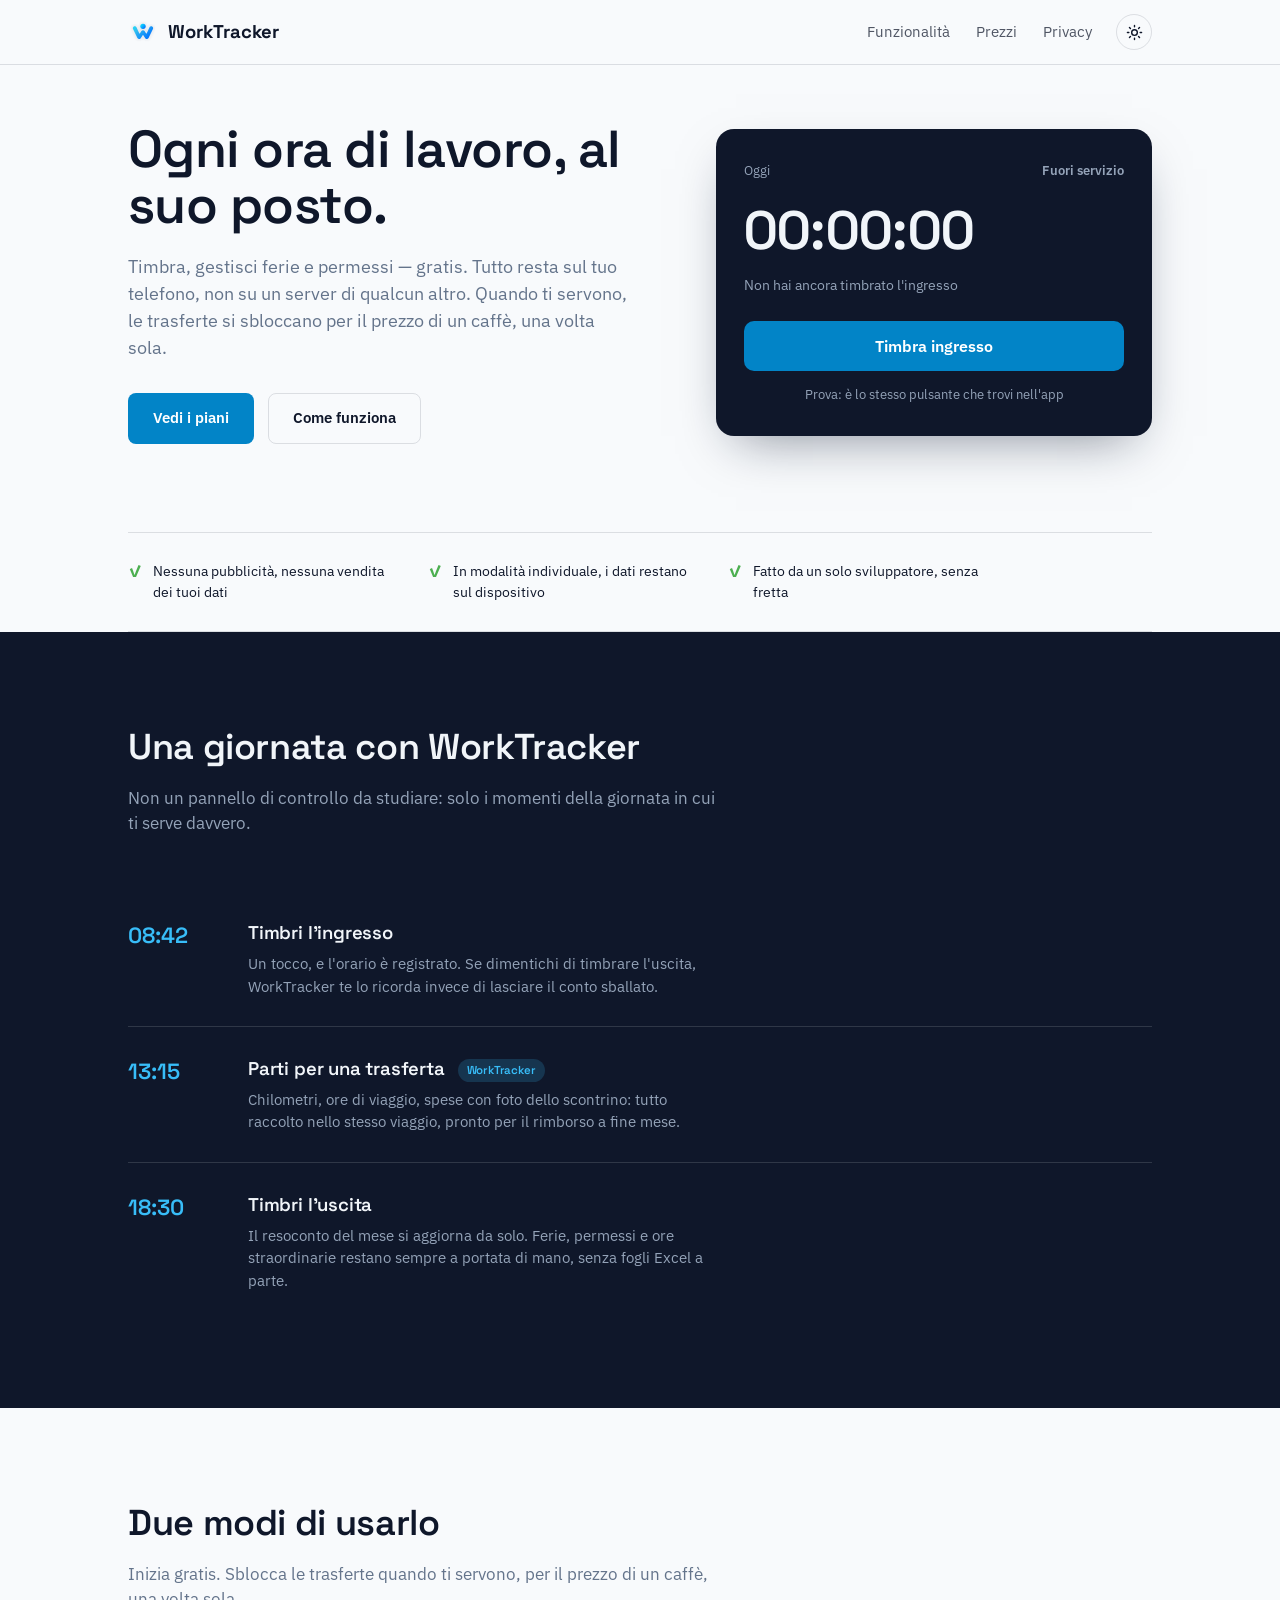
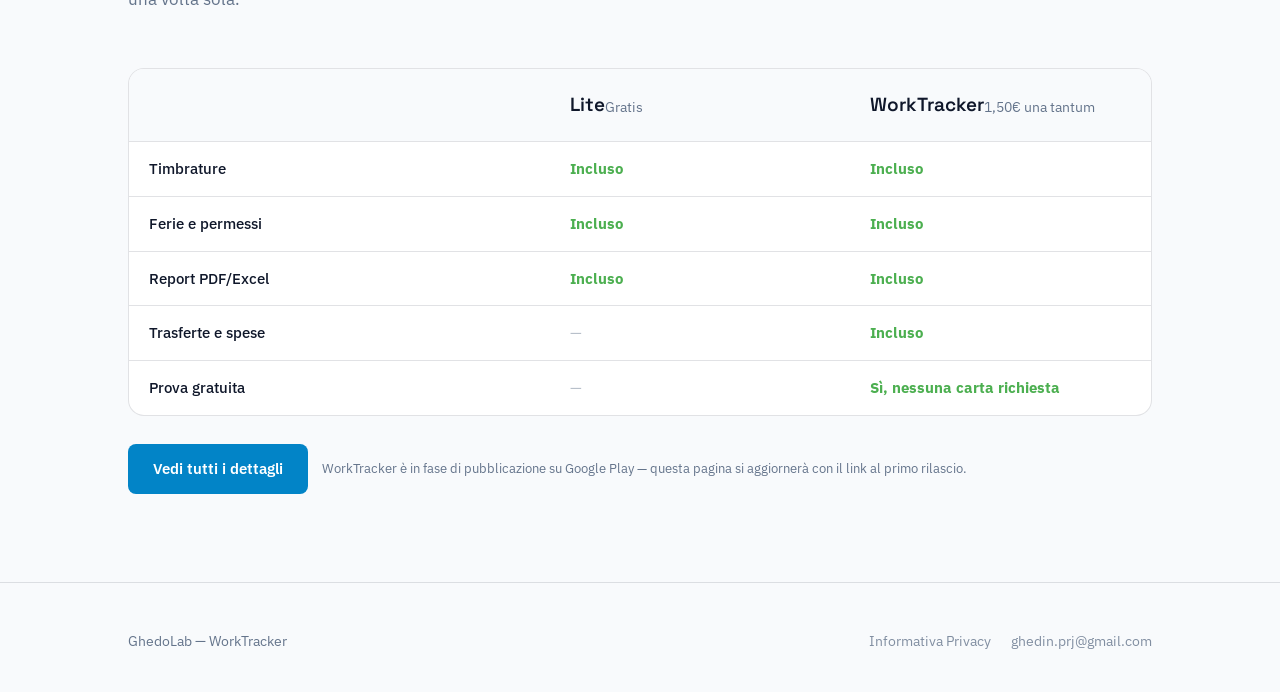
<file: index.html>
<!DOCTYPE html>
<html lang="it">
<head>
<meta charset="UTF-8">
<script>(function(){try{var t=localStorage.getItem('wt-theme');if(!t)t=window.matchMedia('(prefers-color-scheme: dark)').matches?'dark':'light';document.documentElement.setAttribute('data-theme',t);}catch(e){}})();</script>
<meta name="viewport" content="width=device-width, initial-scale=1.0">
<title>WorkTracker — Il tuo orario di lavoro, sotto controllo</title>
<meta name="description" content="WorkTracker registra timbrature, ferie e permessi gratis, sempre. Le trasferte e le spese si sbloccano con WorkTracker, 1,50€ una tantum."><link rel="icon" type="image/svg+xml" href="./assets/favicon.svg">
<link rel="icon" type="image/png" sizes="32x32" href="./assets/favicon-32.png">
<link rel="apple-touch-icon" href="./assets/apple-touch-icon.png">
<link rel="icon" type="image/png" sizes="192x192" href="./assets/favicon-192.png">
<link rel="preconnect" href="https://fonts.googleapis.com">
<link rel="preconnect" href="https://fonts.gstatic.com" crossorigin>
<link href="https://fonts.googleapis.com/css2?family=Space+Grotesk:wght@500;600;700&family=IBM+Plex+Sans:wght@400;500;600&display=swap" rel="stylesheet">
<link rel="stylesheet" href="./assets/style.css">
<style>
  .clock-card {
    background: var(--bg-contrast); color: var(--text-on-contrast);
    border-radius: 18px; padding: 32px 28px;
    box-shadow: 0 20px 50px -20px rgba(12,24,48,0.5);
  }
  .clock-face-row { display: flex; align-items: baseline; justify-content: space-between; margin-bottom: 6px; }
  .clock-label { font-size: 13px; color: var(--text-muted-on-contrast); }
  .clock-status { font-size: 13px; font-weight: 600; }
  .clock-status.in { color: var(--green); }
  .clock-status.out { color: var(--text-muted-on-contrast); }
  .clock-time { font-family: var(--serif-num); font-size: 54px; font-weight: 600; margin: 10px 0 4px; font-variant-numeric: tabular-nums; }
  .clock-since { font-size: 13.5px; color: var(--text-muted-on-contrast); margin-bottom: 26px; }
  .clock-btn { width: 100%; padding: 15px; border-radius: 10px; border: none; font-family: var(--sans); font-size: 15.5px; font-weight: 600; cursor: pointer; transition: transform 0.08s ease; }
  .clock-btn:active { transform: scale(0.98); }
  .clock-btn.start { background: var(--accent); color: var(--on-accent-text); }
  .clock-btn.stop { background: transparent; color: var(--text-on-contrast); border: 1.5px solid var(--border-on-contrast); }
  .clock-hint { font-size: 12.5px; color: var(--text-muted-on-contrast); margin-top: 14px; text-align: center; }
  .hero { padding-top: 56px; display: grid; grid-template-columns: 1.1fr 0.9fr; gap: 56px; align-items: center; }
  @media (max-width: 860px) { .hero { grid-template-columns: 1fr; padding-top: 40px; } }
  .hero h1 { font-size: clamp(34px, 5vw, 52px); line-height: 1.08; margin: 0 0 20px; }
  .hero p.lede { font-size: 18px; color: var(--text-muted); max-width: 46ch; margin: 0 0 32px; }
  .cta-row { display: flex; gap: 14px; flex-wrap: wrap; }
</style>
</head>
<body>

<header>
  <div class="header-row">
    <a href="./" class="wordmark">
      <img src="./assets/logo-mark.svg" alt="" aria-hidden="true">
      WorkTracker
    </a>
    <div class="header-right">
      <nav>
        <a href="./funzionalita/" aria-current="false">Funzionalità</a>
        <a href="./prezzi/" aria-current="false">Prezzi</a>
        <a href="./privacy/" aria-current="false">Privacy</a>
      </nav>
      <button class="theme-toggle" id="themeToggle" aria-label="Cambia tema chiaro/scuro">
        <svg class="icon-sun" viewBox="0 0 24 24" fill="none" stroke="currentColor" stroke-width="2" stroke-linecap="round"><circle cx="12" cy="12" r="4"/><path d="M12 2v2M12 20v2M4.9 4.9l1.4 1.4M17.7 17.7l1.4 1.4M2 12h2M20 12h2M4.9 19.1l1.4-1.4M17.7 6.3l1.4-1.4"/></svg>
        <svg class="icon-moon" viewBox="0 0 24 24" fill="none" stroke="currentColor" stroke-width="2" stroke-linecap="round" stroke-linejoin="round"><path d="M21 12.8A9 9 0 1 1 11.2 3a7 7 0 0 0 9.8 9.8z"/></svg>
      </button>
    </div>
  </div>
</header>

<div class="wrap">
  <section class="hero" id="top">
    <div>
      <h1>Ogni ora di lavoro, al suo posto.</h1>
      <p class="lede">Timbra, gestisci ferie e permessi — gratis. Tutto resta sul tuo telefono, non su un server di qualcun altro. Quando ti servono, le trasferte si sbloccano per il prezzo di un caffè, una volta sola.</p>
      <div class="cta-row">
        <a href="./prezzi/" class="btn btn-primary">Vedi i piani</a>
        <a href="./funzionalita/" class="btn btn-ghost">Come funziona</a>
      </div>
    </div>

    <div class="clock-card">
      <div class="clock-face-row">
        <span class="clock-label">Oggi</span>
        <span class="clock-status out" id="clockStatus">Fuori servizio</span>
      </div>
      <div class="clock-time" id="clockTime">00:00:00</div>
      <div class="clock-since" id="clockSince">Non hai ancora timbrato l'ingresso</div>
      <button class="clock-btn start" id="clockBtn">Timbra ingresso</button>
      <div class="clock-hint">Prova: è lo stesso pulsante che trovi nell'app</div>
    </div>
  </section>

  <div class="trust-strip">
    <div class="trust-item"><span class="mark">✓</span><span>Nessuna pubblicità, nessuna vendita dei tuoi dati</span></div>
    <div class="trust-item"><span class="mark">✓</span><span>In modalità individuale, i dati restano sul dispositivo</span></div>
    <div class="trust-item"><span class="mark">✓</span><span>Fatto da un solo sviluppatore, senza fretta</span></div>
  </div>
</div>

<section class="on-contrast">
  <div class="wrap">
    <div class="section-head">
      <h2>Una giornata con WorkTracker</h2>
      <p>Non un pannello di controllo da studiare: solo i momenti della giornata in cui ti serve davvero.</p>
    </div>
    <div class="timeline">
      <div class="tl-item">
        <div class="tl-time">08:42</div>
        <div class="tl-body">
          <h3>Timbri l'ingresso</h3>
          <p>Un tocco, e l'orario è registrato. Se dimentichi di timbrare l'uscita, WorkTracker te lo ricorda invece di lasciare il conto sballato.</p>
        </div>
      </div>
      <div class="tl-item">
        <div class="tl-time">13:15</div>
        <div class="tl-body">
          <h3>Parti per una trasferta <span class="tag" style="margin-left:8px;">WorkTracker</span></h3>
          <p>Chilometri, ore di viaggio, spese con foto dello scontrino: tutto raccolto nello stesso viaggio, pronto per il rimborso a fine mese.</p>
        </div>
      </div>
      <div class="tl-item">
        <div class="tl-time">18:30</div>
        <div class="tl-body">
          <h3>Timbri l'uscita</h3>
          <p>Il resoconto del mese si aggiorna da solo. Ferie, permessi e ore straordinarie restano sempre a portata di mano, senza fogli Excel a parte.</p>
        </div>
      </div>
    </div>
  </div>
</section>

<section>
  <div class="wrap">
    <div class="section-head">
      <h2>Due modi di usarlo</h2>
      <p>Inizia gratis. Sblocca le trasferte quando ti servono, per il prezzo di un caffè, una volta sola.</p>
    </div>

    <div class="pricing-table">
      <div class="pt-row head">
        <div></div>
        <div><span class="plan-name">Lite</span><span class="plan-price">Gratis</span></div>
        <div><span class="plan-name">WorkTracker</span><span class="plan-price">1,50€ una tantum</span></div>
      </div>
      <div class="pt-row"><div class="feature-name">Timbrature</div><div class="yes">Incluso</div><div class="yes">Incluso</div></div>
      <div class="pt-row"><div class="feature-name">Ferie e permessi</div><div class="yes">Incluso</div><div class="yes">Incluso</div></div>
      <div class="pt-row"><div class="feature-name">Report PDF/Excel</div><div class="yes">Incluso</div><div class="yes">Incluso</div></div>
      <div class="pt-row"><div class="feature-name">Trasferte e spese</div><div class="no">—</div><div class="yes">Incluso</div></div>
      <div class="pt-row"><div class="feature-name">Prova gratuita</div><div class="no">—</div><div class="yes">Sì, nessuna carta richiesta</div></div>
    </div>

    <div class="pricing-cta">
      <a href="./prezzi/" class="btn btn-primary">Vedi tutti i dettagli</a>
      <span class="pricing-note">WorkTracker è in fase di pubblicazione su Google Play — questa pagina si aggiornerà con il link al primo rilascio.</span>
    </div>
  </div>
</section>

<footer>
  <div class="wrap footer-row">
    <div>GhedoLab — WorkTracker</div>
    <div class="footer-links">
      <a href="./privacy/">Informativa Privacy</a>
      <a href="mailto:ghedin.prj@gmail.com">ghedin.prj@gmail.com</a>
    </div>
  </div>
</footer>

<script src="./assets/theme.js"></script>
<script>
(function () {
  var running = false;
  var startedAt = null;
  var timerEl = document.getElementById('clockTime');
  var statusEl = document.getElementById('clockStatus');
  var sinceEl = document.getElementById('clockSince');
  var btn = document.getElementById('clockBtn');
  var interval = null;

  function pad(n) { return n < 10 ? '0' + n : '' + n; }
  function fmtClockStart(d) { return pad(d.getHours()) + ':' + pad(d.getMinutes()); }
  function tick() {
    var elapsed = Math.floor((Date.now() - startedAt) / 1000);
    var h = Math.floor(elapsed / 3600), m = Math.floor((elapsed % 3600) / 60), s = elapsed % 60;
    timerEl.textContent = pad(h) + ':' + pad(m) + ':' + pad(s);
  }

  btn.addEventListener('click', function () {
    running = !running;
    if (running) {
      startedAt = Date.now();
      statusEl.textContent = 'In servizio';
      statusEl.className = 'clock-status in';
      sinceEl.textContent = 'In sede dalle ' + fmtClockStart(new Date());
      btn.textContent = 'Timbra uscita';
      btn.className = 'clock-btn stop';
      interval = setInterval(tick, 1000);
      tick();
    } else {
      clearInterval(interval);
      statusEl.textContent = 'Fuori servizio';
      statusEl.className = 'clock-status out';
      sinceEl.textContent = 'Turno registrato — ' + timerEl.textContent;
      btn.textContent = 'Timbra ingresso';
      btn.className = 'clock-btn start';
    }
  });
})();
</script>
</body>
</html>
</file>
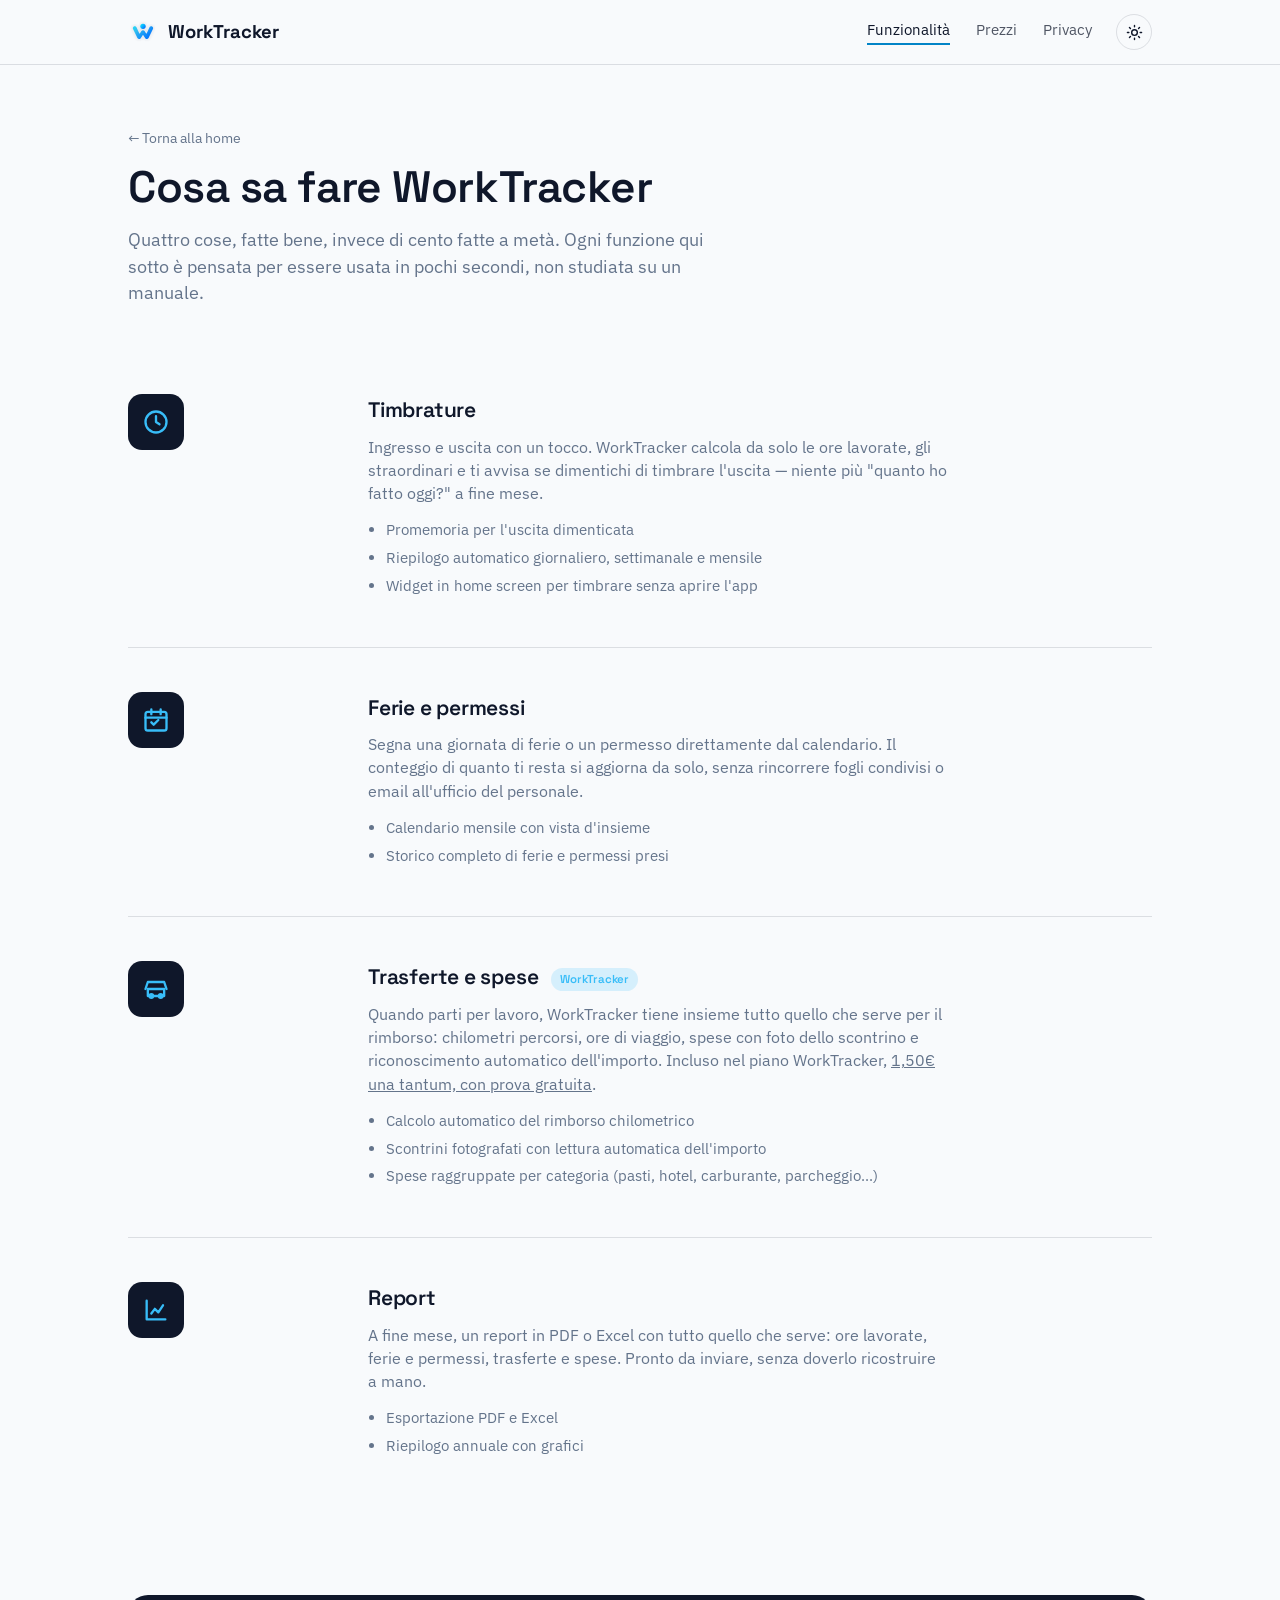
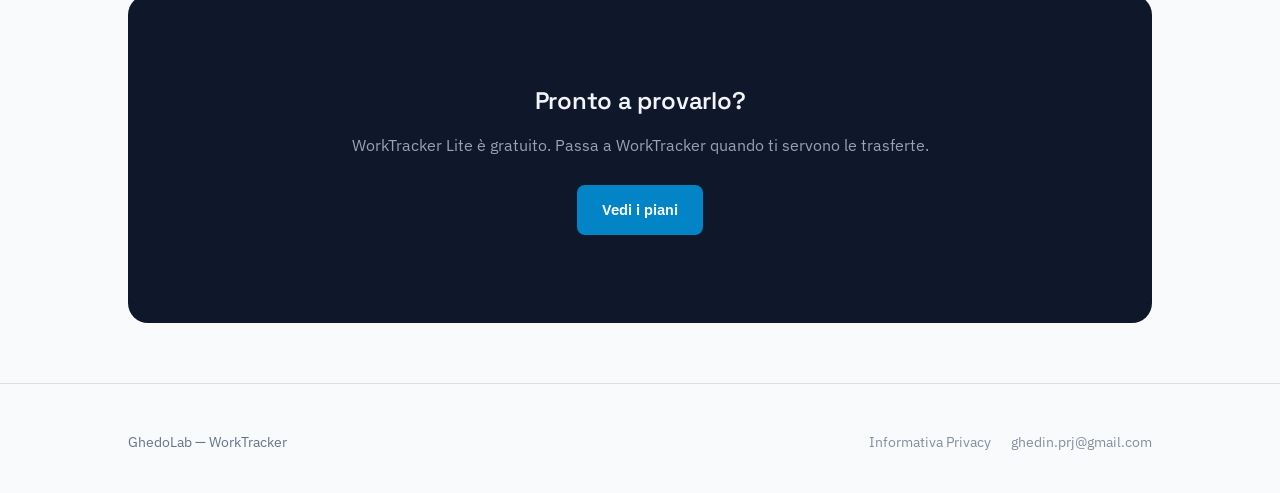
<file: funzionalita/index.html>
<!DOCTYPE html>
<html lang="it">
<head>
<meta charset="UTF-8">
<script>(function(){try{var t=localStorage.getItem('wt-theme');if(!t)t=window.matchMedia('(prefers-color-scheme: dark)').matches?'dark':'light';document.documentElement.setAttribute('data-theme',t);}catch(e){}})();</script>
<meta name="viewport" content="width=device-width, initial-scale=1.0">
<title>Funzionalità — WorkTracker</title>
<meta name="description" content="Timbrature, ferie e permessi, trasferte e spese, report: cosa sa fare WorkTracker, funzione per funzione.">
<link rel="icon" type="image/svg+xml" href="../assets/favicon.svg">
<link rel="icon" type="image/png" sizes="32x32" href="../assets/favicon-32.png">
<link rel="apple-touch-icon" href="../assets/apple-touch-icon.png">
<link rel="icon" type="image/png" sizes="192x192" href="../assets/favicon-192.png">
<link rel="preconnect" href="https://fonts.googleapis.com">
<link rel="preconnect" href="https://fonts.gstatic.com" crossorigin>
<link href="https://fonts.googleapis.com/css2?family=Space+Grotesk:wght@500;600;700&family=IBM+Plex+Sans:wght@400;500;600&display=swap" rel="stylesheet">
<link rel="stylesheet" href="../assets/style.css">
<style>
  .icon-wrap { width: 56px; height: 56px; border-radius: 14px; background: var(--bg-contrast); display: flex; align-items: center; justify-content: center; }
  .icon-wrap svg { width: 28px; height: 28px; stroke: var(--accent-bright); }
</style>
</head>
<body>

<header>
  <div class="header-row">
    <a href="../" class="wordmark">
      <img src="../assets/logo-mark.svg" alt="" aria-hidden="true">
      WorkTracker
    </a>
    <div class="header-right">
      <nav>
        <a href="./" aria-current="page">Funzionalità</a>
        <a href="../prezzi/">Prezzi</a>
        <a href="../privacy/">Privacy</a>
      </nav>
      <button class="theme-toggle" id="themeToggle" aria-label="Cambia tema chiaro/scuro">
        <svg class="icon-sun" viewBox="0 0 24 24" fill="none" stroke="currentColor" stroke-width="2" stroke-linecap="round"><circle cx="12" cy="12" r="4"/><path d="M12 2v2M12 20v2M4.9 4.9l1.4 1.4M17.7 17.7l1.4 1.4M2 12h2M20 12h2M4.9 19.1l1.4-1.4M17.7 6.3l1.4-1.4"/></svg>
        <svg class="icon-moon" viewBox="0 0 24 24" fill="none" stroke="currentColor" stroke-width="2" stroke-linecap="round" stroke-linejoin="round"><path d="M21 12.8A9 9 0 1 1 11.2 3a7 7 0 0 0 9.8 9.8z"/></svg>
      </button>
    </div>
  </div>
</header>

<div class="wrap">
  <section class="page-hero">
    <a href="../" class="eyebrow-link">← Torna alla home</a>
    <h1>Cosa sa fare WorkTracker</h1>
    <p class="lede">Quattro cose, fatte bene, invece di cento fatte a metà. Ogni funzione qui sotto è pensata per essere usata in pochi secondi, non studiata su un manuale.</p>
  </section>

  <section style="padding-top:0;">
    <div class="feature-block">
      <div class="icon-wrap"><svg viewBox="0 0 24 24" fill="none" stroke-width="2" stroke-linecap="round" stroke-linejoin="round"><circle cx="12" cy="12" r="9"/><path d="M12 7v5l3 2"/></svg></div>
      <div>
        <h3>Timbrature</h3>
        <p>Ingresso e uscita con un tocco. WorkTracker calcola da solo le ore lavorate, gli straordinari e ti avvisa se dimentichi di timbrare l'uscita — niente più "quanto ho fatto oggi?" a fine mese.</p>
        <ul>
          <li>Promemoria per l'uscita dimenticata</li>
          <li>Riepilogo automatico giornaliero, settimanale e mensile</li>
          <li>Widget in home screen per timbrare senza aprire l'app</li>
        </ul>
      </div>
    </div>

    <div class="feature-block">
      <div class="icon-wrap"><svg viewBox="0 0 24 24" fill="none" stroke-width="2" stroke-linecap="round" stroke-linejoin="round"><rect x="3" y="5" width="18" height="16" rx="2"/><path d="M8 3v4M16 3v4M3 10h18"/><path d="M8 14l2 2 4-4"/></svg></div>
      <div>
        <h3>Ferie e permessi</h3>
        <p>Segna una giornata di ferie o un permesso direttamente dal calendario. Il conteggio di quanto ti resta si aggiorna da solo, senza rincorrere fogli condivisi o email all'ufficio del personale.</p>
        <ul>
          <li>Calendario mensile con vista d'insieme</li>
          <li>Storico completo di ferie e permessi presi</li>
        </ul>
      </div>
    </div>

    <div class="feature-block">
      <div class="icon-wrap"><svg viewBox="0 0 24 24" fill="none" stroke-width="2" stroke-linecap="round" stroke-linejoin="round"><path d="M3 12l2-6h14l2 6"/><path d="M5 12h14v6H5z"/><circle cx="8" cy="18" r="1.5"/><circle cx="16" cy="18" r="1.5"/></svg></div>
      <div>
        <h3>Trasferte e spese <span class="tag" style="margin-left:8px;">WorkTracker</span></h3>
        <p>Quando parti per lavoro, WorkTracker tiene insieme tutto quello che serve per il rimborso: chilometri percorsi, ore di viaggio, spese con foto dello scontrino e riconoscimento automatico dell'importo. Incluso nel piano WorkTracker, <a href="../prezzi/">1,50€ una tantum, con prova gratuita</a>.</p>
        <ul>
          <li>Calcolo automatico del rimborso chilometrico</li>
          <li>Scontrini fotografati con lettura automatica dell'importo</li>
          <li>Spese raggruppate per categoria (pasti, hotel, carburante, parcheggio...)</li>
        </ul>
      </div>
    </div>

    <div class="feature-block">
      <div class="icon-wrap"><svg viewBox="0 0 24 24" fill="none" stroke-width="2" stroke-linecap="round" stroke-linejoin="round"><path d="M4 4v16h16"/><path d="M8 15l3-4 3 3 4-6"/></svg></div>
      <div>
        <h3>Report</h3>
        <p>A fine mese, un report in PDF o Excel con tutto quello che serve: ore lavorate, ferie e permessi, trasferte e spese. Pronto da inviare, senza doverlo ricostruire a mano.</p>
        <ul>
          <li>Esportazione PDF e Excel</li>
          <li>Riepilogo annuale con grafici</li>
        </ul>
      </div>
    </div>
  </section>

  <section class="on-contrast" style="border-radius:20px; margin-bottom:60px;">
    <div style="text-align:center;">
      <h2 style="margin:0 0 14px;">Pronto a provarlo?</h2>
      <p class="muted" style="margin:0 0 28px;">WorkTracker Lite è gratuito. Passa a WorkTracker quando ti servono le trasferte.</p>
      <a href="../prezzi/" class="btn btn-primary">Vedi i piani</a>
    </div>
  </section>
</div>

<footer>
  <div class="wrap footer-row">
    <div>GhedoLab — WorkTracker</div>
    <div class="footer-links">
      <a href="../privacy/">Informativa Privacy</a>
      <a href="mailto:ghedin.prj@gmail.com">ghedin.prj@gmail.com</a>
    </div>
  </div>
</footer>

<script src="../assets/theme.js"></script>
</body>
</html>
</file>
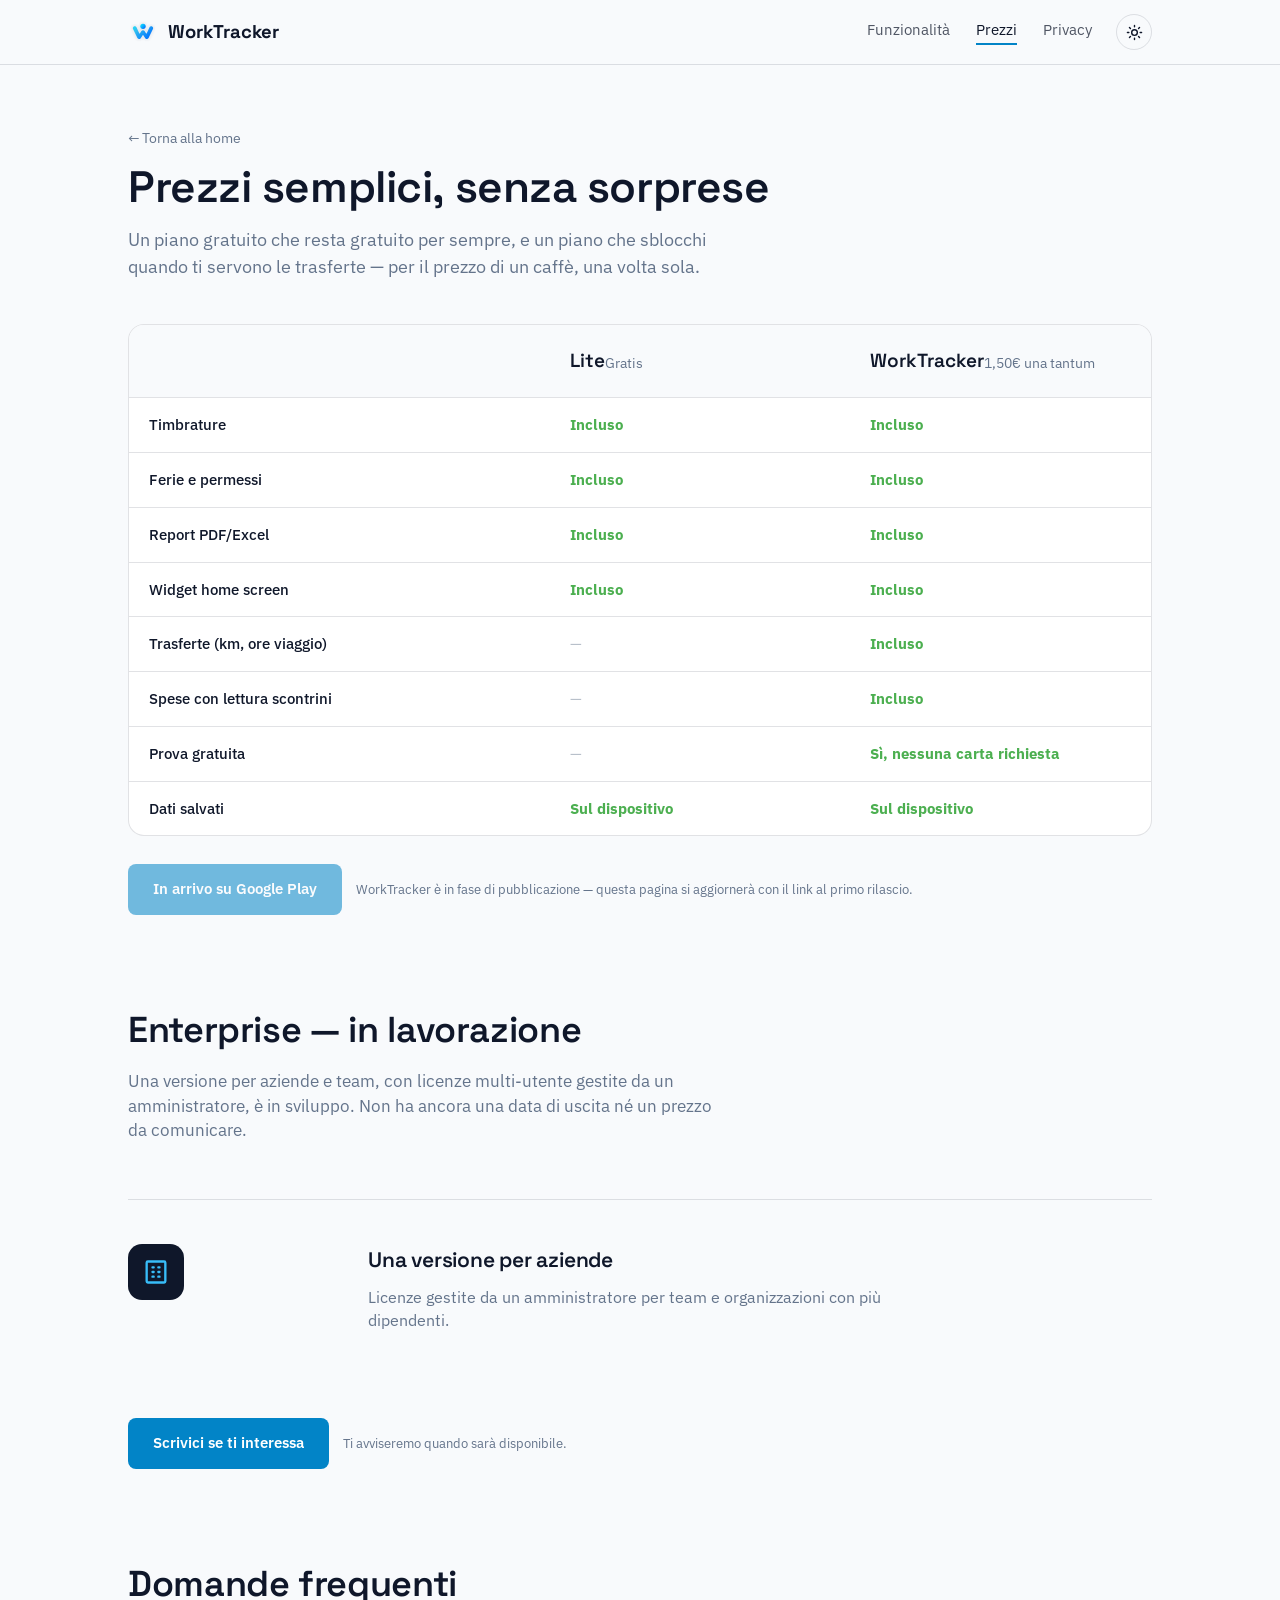
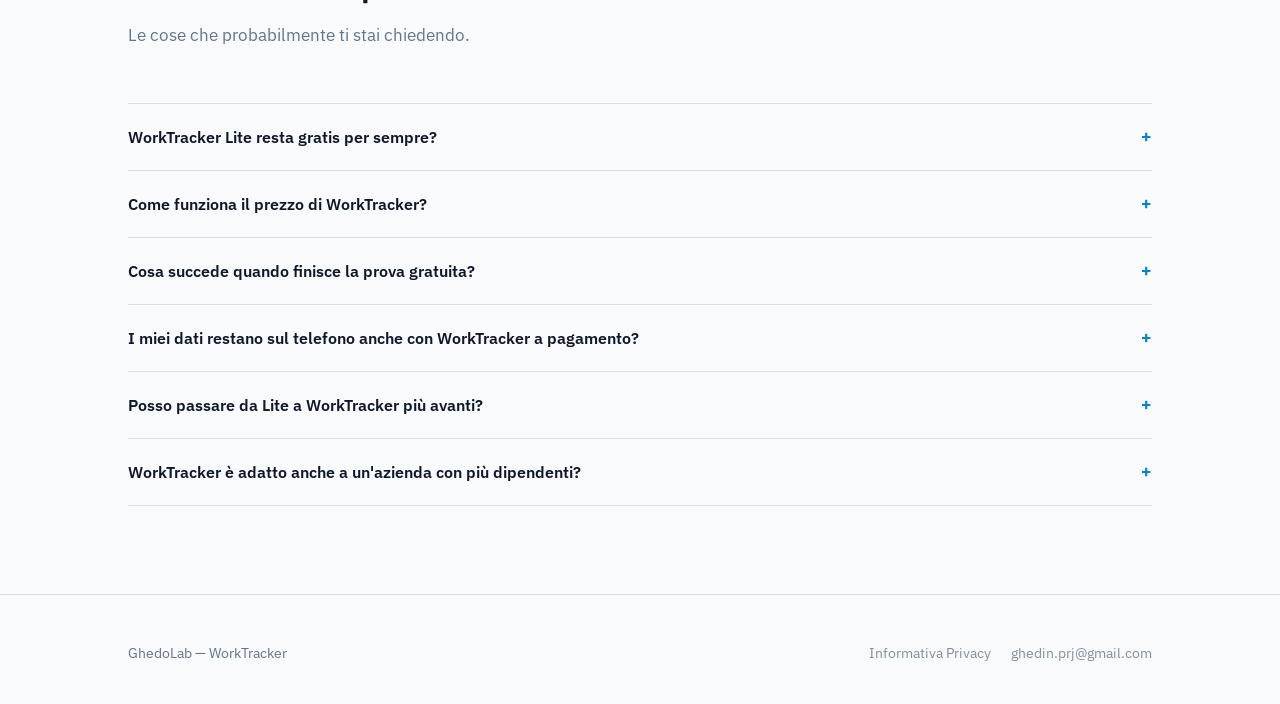
<file: prezzi/index.html>
<!DOCTYPE html>
<html lang="it">
<head>
<meta charset="UTF-8">
<script>(function(){try{var t=localStorage.getItem('wt-theme');if(!t)t=window.matchMedia('(prefers-color-scheme: dark)').matches?'dark':'light';document.documentElement.setAttribute('data-theme',t);}catch(e){}})();</script>
<meta name="viewport" content="width=device-width, initial-scale=1.0">
<title>Prezzi — WorkTracker</title>
<meta name="description" content="WorkTracker Lite è gratis per sempre. WorkTracker aggiunge le trasferte, con prova gratuita e poi 1,50€ una tantum.">
<link rel="icon" type="image/svg+xml" href="../assets/favicon.svg">
<link rel="icon" type="image/png" sizes="32x32" href="../assets/favicon-32.png">
<link rel="apple-touch-icon" href="../assets/apple-touch-icon.png">
<link rel="icon" type="image/png" sizes="192x192" href="../assets/favicon-192.png">
<link rel="preconnect" href="https://fonts.googleapis.com">
<link rel="preconnect" href="https://fonts.gstatic.com" crossorigin>
<link href="https://fonts.googleapis.com/css2?family=Space+Grotesk:wght@500;600;700&family=IBM+Plex+Sans:wght@400;500;600&display=swap" rel="stylesheet">
<link rel="stylesheet" href="../assets/style.css">
<style>
  .icon-wrap { width: 56px; height: 56px; border-radius: 14px; background: var(--bg-contrast); display: flex; align-items: center; justify-content: center; }
  .icon-wrap svg { width: 28px; height: 28px; stroke: var(--accent-bright); }
</style>
</head>
<body>

<header>
  <div class="header-row">
    <a href="../" class="wordmark">
      <img src="../assets/logo-mark.svg" alt="" aria-hidden="true">
      WorkTracker
    </a>
    <div class="header-right">
      <nav>
        <a href="../funzionalita/">Funzionalità</a>
        <a href="./" aria-current="page">Prezzi</a>
        <a href="../privacy/">Privacy</a>
      </nav>
      <button class="theme-toggle" id="themeToggle" aria-label="Cambia tema chiaro/scuro">
        <svg class="icon-sun" viewBox="0 0 24 24" fill="none" stroke="currentColor" stroke-width="2" stroke-linecap="round"><circle cx="12" cy="12" r="4"/><path d="M12 2v2M12 20v2M4.9 4.9l1.4 1.4M17.7 17.7l1.4 1.4M2 12h2M20 12h2M4.9 19.1l1.4-1.4M17.7 6.3l1.4-1.4"/></svg>
        <svg class="icon-moon" viewBox="0 0 24 24" fill="none" stroke="currentColor" stroke-width="2" stroke-linecap="round" stroke-linejoin="round"><path d="M21 12.8A9 9 0 1 1 11.2 3a7 7 0 0 0 9.8 9.8z"/></svg>
      </button>
    </div>
  </div>
</header>

<div class="wrap">
  <section class="page-hero">
    <a href="../" class="eyebrow-link">← Torna alla home</a>
    <h1>Prezzi semplici, senza sorprese</h1>
    <p class="lede">Un piano gratuito che resta gratuito per sempre, e un piano che sblocchi quando ti servono le trasferte — per il prezzo di un caffè, una volta sola.</p>
  </section>

  <section style="padding-top:0;">
    <div class="pricing-table">
      <div class="pt-row head">
        <div></div>
        <div><span class="plan-name">Lite</span><span class="plan-price">Gratis</span></div>
        <div><span class="plan-name">WorkTracker</span><span class="plan-price">1,50€ una tantum</span></div>
      </div>
      <div class="pt-row"><div class="feature-name">Timbrature</div><div class="yes">Incluso</div><div class="yes">Incluso</div></div>
      <div class="pt-row"><div class="feature-name">Ferie e permessi</div><div class="yes">Incluso</div><div class="yes">Incluso</div></div>
      <div class="pt-row"><div class="feature-name">Report PDF/Excel</div><div class="yes">Incluso</div><div class="yes">Incluso</div></div>
      <div class="pt-row"><div class="feature-name">Widget home screen</div><div class="yes">Incluso</div><div class="yes">Incluso</div></div>
      <div class="pt-row"><div class="feature-name">Trasferte (km, ore viaggio)</div><div class="no">—</div><div class="yes">Incluso</div></div>
      <div class="pt-row"><div class="feature-name">Spese con lettura scontrini</div><div class="no">—</div><div class="yes">Incluso</div></div>
      <div class="pt-row"><div class="feature-name">Prova gratuita</div><div class="no">—</div><div class="yes">Sì, nessuna carta richiesta</div></div>
      <div class="pt-row"><div class="feature-name">Dati salvati</div><div class="yes">Sul dispositivo</div><div class="yes">Sul dispositivo</div></div>
    </div>
    <div class="pricing-cta">
      <span class="btn btn-primary" style="opacity:0.55; cursor:default;">In arrivo su Google Play</span>
      <span class="pricing-note">WorkTracker è in fase di pubblicazione — questa pagina si aggiornerà con il link al primo rilascio.</span>
    </div>
  </section>

  <section style="padding-top:0;">
    <div class="section-head">
      <h2>Enterprise — in lavorazione</h2>
      <p>Una versione per aziende e team, con licenze multi-utente gestite da un amministratore, è in sviluppo. Non ha ancora una data di uscita né un prezzo da comunicare.</p>
    </div>
    <div class="feature-block">
      <div class="icon-wrap"><svg viewBox="0 0 24 24" fill="none" stroke-width="2" stroke-linecap="round" stroke-linejoin="round"><rect x="4" y="3" width="16" height="18" rx="1"/><path d="M9 8h1M14 8h1M9 12h1M14 12h1M9 16h1M14 16h1"/></svg></div>
      <div>
        <h3>Una versione per aziende</h3>
        <p>Licenze gestite da un amministratore per team e organizzazioni con più dipendenti.</p>
      </div>
    </div>
    <div class="pricing-cta">
      <a href="mailto:ghedin.prj@gmail.com?subject=WorkTracker%20-%20Enterprise" class="btn btn-primary">Scrivici se ti interessa</a>
      <span class="pricing-note">Ti avviseremo quando sarà disponibile.</span>
    </div>
  </section>

  <section style="padding-top:0;">
    <div class="section-head">
      <h2>Domande frequenti</h2>
      <p>Le cose che probabilmente ti stai chiedendo.</p>
    </div>

    <div class="faq-list">
      <div class="faq-item">
        <button class="faq-q"><span>WorkTracker Lite resta gratis per sempre?</span><span class="plus">+</span></button>
        <div class="faq-a"><p>Sì. Timbrature, ferie e permessi, report e widget restano gratuiti senza scadenza e senza carta di pagamento richiesta.</p></div>
      </div>
      <div class="faq-item">
        <button class="faq-q"><span>Come funziona il prezzo di WorkTracker?</span><span class="plus">+</span></button>
        <div class="faq-a"><p>1,50€ una tantum, con una prova gratuita per provare le trasferte prima di decidere. Un solo pagamento, nessun abbonamento: sblocchi le trasferte per sempre.</p></div>
      </div>
      <div class="faq-item">
        <button class="faq-q"><span>Cosa succede quando finisce la prova gratuita?</span><span class="plus">+</span></button>
        <div class="faq-a"><p>Le trasferte si bloccano finché non completi l'acquisto una tantum. Tutto il resto — timbrature, ferie, permessi, report — continua a funzionare esattamente come su WorkTracker Lite: non perdi mai l'accesso ai tuoi dati.</p></div>
      </div>
      <div class="faq-item">
        <button class="faq-q"><span>I miei dati restano sul telefono anche con WorkTracker a pagamento?</span><span class="plus">+</span></button>
        <div class="faq-a"><p>Sì. Il piano individuale (Lite o WorkTracker) non sincronizza i tuoi dati di lavoro su nessun server: restano sul dispositivo. L'acquisto serve solo a verificare che sia stato completato, non a spostare i tuoi dati altrove.</p></div>
      </div>
      <div class="faq-item">
        <button class="faq-q"><span>Posso passare da Lite a WorkTracker più avanti?</span><span class="plus">+</span></button>
        <div class="faq-a"><p>Sì, in qualsiasi momento dalle Impostazioni dell'app. Non perdi nulla di quello che hai già registrato passando da un piano all'altro.</p></div>
      </div>
      <div class="faq-item">
        <button class="faq-q"><span>WorkTracker è adatto anche a un'azienda con più dipendenti?</span><span class="plus">+</span></button>
        <div class="faq-a"><p>Questa pagina descrive il piano individuale, pensato per una singola persona. Una versione Enterprise per team e organizzazioni è in lavorazione (vedi sopra): se ti interessa, scrivici.</p></div>
      </div>
    </div>
  </section>
</div>

<footer>
  <div class="wrap footer-row">
    <div>GhedoLab — WorkTracker</div>
    <div class="footer-links">
      <a href="../privacy/">Informativa Privacy</a>
      <a href="mailto:ghedin.prj@gmail.com">ghedin.prj@gmail.com</a>
    </div>
  </div>
</footer>

<script src="../assets/theme.js"></script>
<script>
document.querySelectorAll('.faq-q').forEach(function (btn) {
  btn.addEventListener('click', function () {
    btn.closest('.faq-item').classList.toggle('open');
  });
});
</script>
</body>
</html>
</file>
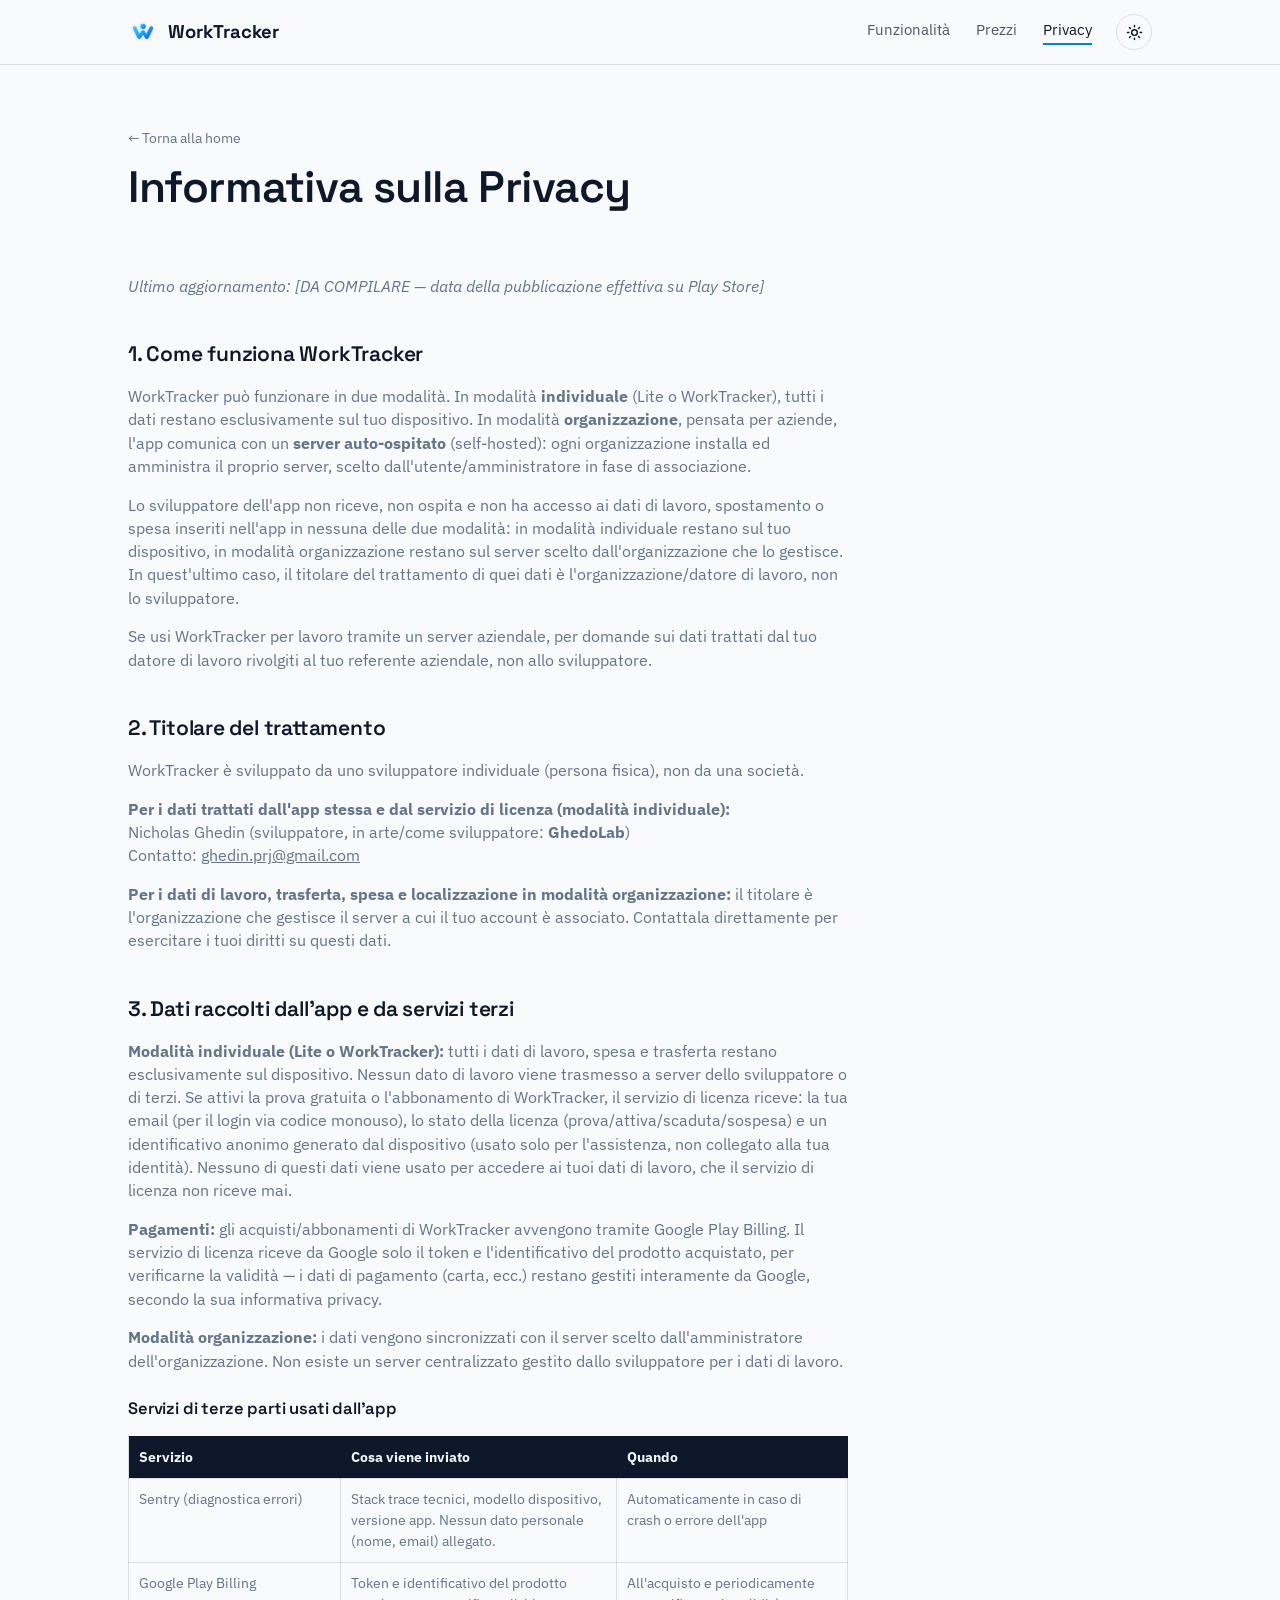
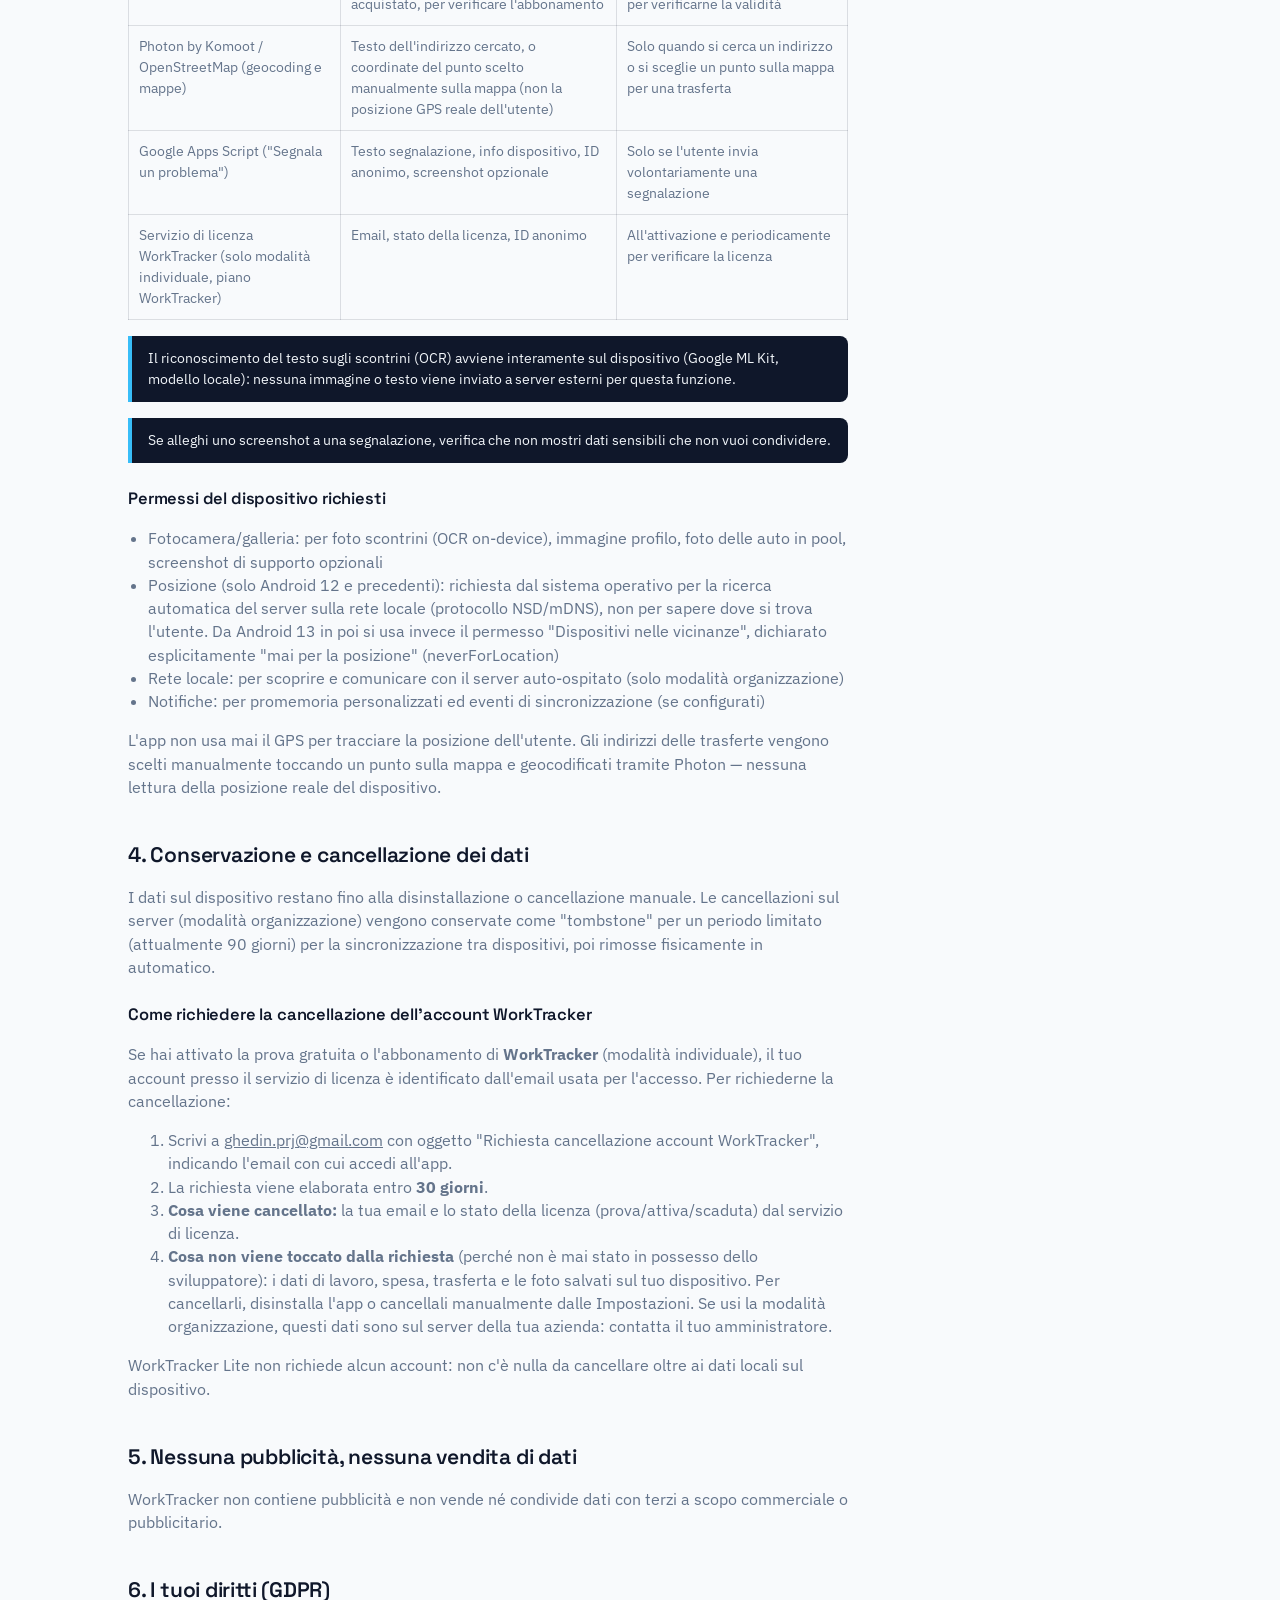
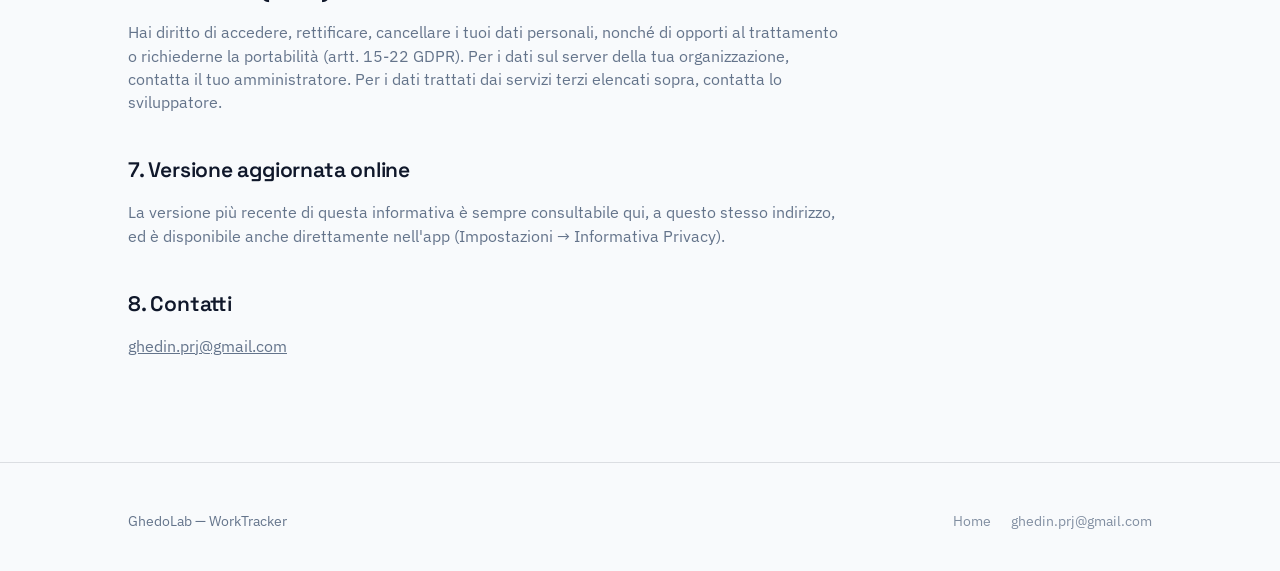
<file: privacy/index.html>
<!DOCTYPE html>
<html lang="it">
<head>
<meta charset="UTF-8">
<script>(function(){try{var t=localStorage.getItem('wt-theme');if(!t)t=window.matchMedia('(prefers-color-scheme: dark)').matches?'dark':'light';document.documentElement.setAttribute('data-theme',t);}catch(e){}})();</script>
<meta name="viewport" content="width=device-width, initial-scale=1.0">
<title>Informativa sulla Privacy — WorkTracker | GhedoLab</title>
<link rel="icon" type="image/svg+xml" href="../assets/favicon.svg">
<link rel="icon" type="image/png" sizes="32x32" href="../assets/favicon-32.png">
<link rel="apple-touch-icon" href="../assets/apple-touch-icon.png">
<link rel="icon" type="image/png" sizes="192x192" href="../assets/favicon-192.png">
<link rel="preconnect" href="https://fonts.googleapis.com">
<link rel="preconnect" href="https://fonts.gstatic.com" crossorigin>
<link href="https://fonts.googleapis.com/css2?family=Space+Grotesk:wght@500;600;700&family=IBM+Plex+Sans:wght@400;500;600&display=swap" rel="stylesheet">
<link rel="stylesheet" href="../assets/style.css">
</head>
<body>

<header>
  <div class="header-row">
    <a href="../" class="wordmark">
      <img src="../assets/logo-mark.svg" alt="" aria-hidden="true">
      WorkTracker
    </a>
    <div class="header-right">
      <nav>
        <a href="../funzionalita/">Funzionalità</a>
        <a href="../prezzi/">Prezzi</a>
        <a href="./" aria-current="page">Privacy</a>
      </nav>
      <button class="theme-toggle" id="themeToggle" aria-label="Cambia tema chiaro/scuro">
        <svg class="icon-sun" viewBox="0 0 24 24" fill="none" stroke="currentColor" stroke-width="2" stroke-linecap="round"><circle cx="12" cy="12" r="4"/><path d="M12 2v2M12 20v2M4.9 4.9l1.4 1.4M17.7 17.7l1.4 1.4M2 12h2M20 12h2M4.9 19.1l1.4-1.4M17.7 6.3l1.4-1.4"/></svg>
        <svg class="icon-moon" viewBox="0 0 24 24" fill="none" stroke="currentColor" stroke-width="2" stroke-linecap="round" stroke-linejoin="round"><path d="M21 12.8A9 9 0 1 1 11.2 3a7 7 0 0 0 9.8 9.8z"/></svg>
      </button>
    </div>
  </div>
</header>

<div class="wrap">
  <section class="page-hero" style="padding-bottom:0;">
    <a href="../" class="eyebrow-link">← Torna alla home</a>
    <h1>Informativa sulla Privacy</h1>
  </section>

  <section style="padding-top:32px;">
    <div class="legal-prose">
      <p class="legal-updated"><em>Ultimo aggiornamento: [DA COMPILARE — data della pubblicazione effettiva su Play Store]</em></p>

      <h2>1. Come funziona WorkTracker</h2>
      <p>WorkTracker può funzionare in due modalità. In modalità <strong>individuale</strong> (Lite o WorkTracker), tutti i dati restano esclusivamente sul tuo dispositivo. In modalità <strong>organizzazione</strong>, pensata per aziende, l'app comunica con un <strong>server auto-ospitato</strong> (self-hosted): ogni organizzazione installa ed amministra il proprio server, scelto dall'utente/amministratore in fase di associazione.</p>
      <p>Lo sviluppatore dell'app non riceve, non ospita e non ha accesso ai dati di lavoro, spostamento o spesa inseriti nell'app in nessuna delle due modalità: in modalità individuale restano sul tuo dispositivo, in modalità organizzazione restano sul server scelto dall'organizzazione che lo gestisce. In quest'ultimo caso, il titolare del trattamento di quei dati è l'organizzazione/datore di lavoro, non lo sviluppatore.</p>
      <p>Se usi WorkTracker per lavoro tramite un server aziendale, per domande sui dati trattati dal tuo datore di lavoro rivolgiti al tuo referente aziendale, non allo sviluppatore.</p>

      <h2>2. Titolare del trattamento</h2>
      <p>WorkTracker è sviluppato da uno sviluppatore individuale (persona fisica), non da una società.</p>
      <p><strong>Per i dati trattati dall'app stessa e dal servizio di licenza (modalità individuale):</strong><br>
      Nicholas Ghedin (sviluppatore, in arte/come sviluppatore: <strong>GhedoLab</strong>)<br>
      Contatto: <a href="mailto:ghedin.prj@gmail.com">ghedin.prj@gmail.com</a></p>
      <p><strong>Per i dati di lavoro, trasferta, spesa e localizzazione in modalità organizzazione:</strong> il titolare è l'organizzazione che gestisce il server a cui il tuo account è associato. Contattala direttamente per esercitare i tuoi diritti su questi dati.</p>

      <h2>3. Dati raccolti dall'app e da servizi terzi</h2>
      <p><strong>Modalità individuale (Lite o WorkTracker):</strong> tutti i dati di lavoro, spesa e trasferta restano esclusivamente sul dispositivo. Nessun dato di lavoro viene trasmesso a server dello sviluppatore o di terzi. Se attivi la prova gratuita o l'abbonamento di WorkTracker, il servizio di licenza riceve: la tua email (per il login via codice monouso), lo stato della licenza (prova/attiva/scaduta/sospesa) e un identificativo anonimo generato dal dispositivo (usato solo per l'assistenza, non collegato alla tua identità). Nessuno di questi dati viene usato per accedere ai tuoi dati di lavoro, che il servizio di licenza non riceve mai.</p>
      <p><strong>Pagamenti:</strong> gli acquisti/abbonamenti di WorkTracker avvengono tramite Google Play Billing. Il servizio di licenza riceve da Google solo il token e l'identificativo del prodotto acquistato, per verificarne la validità — i dati di pagamento (carta, ecc.) restano gestiti interamente da Google, secondo la sua informativa privacy.</p>
      <p><strong>Modalità organizzazione:</strong> i dati vengono sincronizzati con il server scelto dall'amministratore dell'organizzazione. Non esiste un server centralizzato gestito dallo sviluppatore per i dati di lavoro.</p>

      <h3>Servizi di terze parti usati dall'app</h3>
      <table>
        <tr><th>Servizio</th><th>Cosa viene inviato</th><th>Quando</th></tr>
        <tr><td>Sentry (diagnostica errori)</td><td>Stack trace tecnici, modello dispositivo, versione app. Nessun dato personale (nome, email) allegato.</td><td>Automaticamente in caso di crash o errore dell'app</td></tr>
        <tr><td>Google Play Billing</td><td>Token e identificativo del prodotto acquistato, per verificare l'abbonamento</td><td>All'acquisto e periodicamente per verificarne la validità</td></tr>
        <tr><td>Photon by Komoot / OpenStreetMap (geocoding e mappe)</td><td>Testo dell'indirizzo cercato, o coordinate del punto scelto manualmente sulla mappa (non la posizione GPS reale dell'utente)</td><td>Solo quando si cerca un indirizzo o si sceglie un punto sulla mappa per una trasferta</td></tr>
        <tr><td>Google Apps Script ("Segnala un problema")</td><td>Testo segnalazione, info dispositivo, ID anonimo, screenshot opzionale</td><td>Solo se l'utente invia volontariamente una segnalazione</td></tr>
        <tr><td>Servizio di licenza WorkTracker (solo modalità individuale, piano WorkTracker)</td><td>Email, stato della licenza, ID anonimo</td><td>All'attivazione e periodicamente per verificare la licenza</td></tr>
      </table>
      <div class="legal-note">Il riconoscimento del testo sugli scontrini (OCR) avviene interamente sul dispositivo (Google ML Kit, modello locale): nessuna immagine o testo viene inviato a server esterni per questa funzione.</div>
      <div class="legal-note">Se alleghi uno screenshot a una segnalazione, verifica che non mostri dati sensibili che non vuoi condividere.</div>

      <h3>Permessi del dispositivo richiesti</h3>
      <ul>
        <li>Fotocamera/galleria: per foto scontrini (OCR on-device), immagine profilo, foto delle auto in pool, screenshot di supporto opzionali</li>
        <li>Posizione (solo Android 12 e precedenti): richiesta dal sistema operativo per la ricerca automatica del server sulla rete locale (protocollo NSD/mDNS), non per sapere dove si trova l'utente. Da Android 13 in poi si usa invece il permesso "Dispositivi nelle vicinanze", dichiarato esplicitamente "mai per la posizione" (neverForLocation)</li>
        <li>Rete locale: per scoprire e comunicare con il server auto-ospitato (solo modalità organizzazione)</li>
        <li>Notifiche: per promemoria personalizzati ed eventi di sincronizzazione (se configurati)</li>
      </ul>
      <p>L'app non usa mai il GPS per tracciare la posizione dell'utente. Gli indirizzi delle trasferte vengono scelti manualmente toccando un punto sulla mappa e geocodificati tramite Photon — nessuna lettura della posizione reale del dispositivo.</p>

      <h2 id="cancellazione-account">4. Conservazione e cancellazione dei dati</h2>
      <p>I dati sul dispositivo restano fino alla disinstallazione o cancellazione manuale. Le cancellazioni sul server (modalità organizzazione) vengono conservate come "tombstone" per un periodo limitato (attualmente 90 giorni) per la sincronizzazione tra dispositivi, poi rimosse fisicamente in automatico.</p>

      <h3>Come richiedere la cancellazione dell'account WorkTracker</h3>
      <p>Se hai attivato la prova gratuita o l'abbonamento di <strong>WorkTracker</strong> (modalità individuale), il tuo account presso il servizio di licenza è identificato dall'email usata per l'accesso. Per richiederne la cancellazione:</p>
      <ol>
        <li>Scrivi a <a href="mailto:ghedin.prj@gmail.com?subject=Richiesta%20cancellazione%20account%20WorkTracker">ghedin.prj@gmail.com</a> con oggetto "Richiesta cancellazione account WorkTracker", indicando l'email con cui accedi all'app.</li>
        <li>La richiesta viene elaborata entro <strong>30 giorni</strong>.</li>
        <li><strong>Cosa viene cancellato:</strong> la tua email e lo stato della licenza (prova/attiva/scaduta) dal servizio di licenza.</li>
        <li><strong>Cosa non viene toccato dalla richiesta</strong> (perché non è mai stato in possesso dello sviluppatore): i dati di lavoro, spesa, trasferta e le foto salvati sul tuo dispositivo. Per cancellarli, disinstalla l'app o cancellali manualmente dalle Impostazioni. Se usi la modalità organizzazione, questi dati sono sul server della tua azienda: contatta il tuo amministratore.</li>
      </ol>
      <p>WorkTracker Lite non richiede alcun account: non c'è nulla da cancellare oltre ai dati locali sul dispositivo.</p>

      <h2>5. Nessuna pubblicità, nessuna vendita di dati</h2>
      <p>WorkTracker non contiene pubblicità e non vende né condivide dati con terzi a scopo commerciale o pubblicitario.</p>

      <h2>6. I tuoi diritti (GDPR)</h2>
      <p>Hai diritto di accedere, rettificare, cancellare i tuoi dati personali, nonché di opporti al trattamento o richiederne la portabilità (artt. 15-22 GDPR). Per i dati sul server della tua organizzazione, contatta il tuo amministratore. Per i dati trattati dai servizi terzi elencati sopra, contatta lo sviluppatore.</p>

      <h2>7. Versione aggiornata online</h2>
      <p>La versione più recente di questa informativa è sempre consultabile qui, a questo stesso indirizzo, ed è disponibile anche direttamente nell'app (Impostazioni → Informativa Privacy).</p>

      <h2>8. Contatti</h2>
      <p><a href="mailto:ghedin.prj@gmail.com">ghedin.prj@gmail.com</a></p>
    </div>
  </section>
</div>

<footer>
  <div class="wrap footer-row">
    <div>GhedoLab — WorkTracker</div>
    <div class="footer-links">
      <a href="../">Home</a>
      <a href="mailto:ghedin.prj@gmail.com">ghedin.prj@gmail.com</a>
    </div>
  </div>
</footer>

<script src="../assets/theme.js"></script>
</body>
</html>
</file>
<file: assets/style.css>
/* ==========================================================================
   Colori presi 1:1 da app/app/src/main/res/values/colors.xml e values-night/
   colors.xml — non inventati per il sito, sono la vera identità dell'app.
   Il logo (badge blu navy + segno azzurro) è un marchio fisso: NON cambia
   con il tema, come l'icona reale dell'app.
   ========================================================================== */
:root {
  --bg: #F8FAFC;               /* surface_alt (chiaro) */
  --bg-contrast: #0F172A;      /* widget_bg_start: card scura per contrasto narrativo */
  --bg-contrast-2: #1E293B;    /* widget_bg_end */
  --surface-card: #FFFFFF;     /* surface (chiaro) */
  --text: #0F172A;             /* on_surface (chiaro) */
  --text-on-contrast: #F1F5F9;
  --text-muted: #64748B;       /* on_surface_muted (chiaro) */
  --text-muted-on-contrast: #94A3B8;
  --accent: #0284C7;           /* primary (chiaro) */
  --accent-bright: #38BDF8;    /* primary_accent — usato sempre per il logo */
  --on-accent-text: #FFFFFF;   /* testo sopra un bottone --accent */
  --green: #4CAF50;            /* cat_ferie */
  --border: rgba(15,23,42,0.12);
  --border-on-contrast: rgba(241,245,249,0.14);
  --header-bg: rgba(248,250,252,0.92);

  --logo-badge: #0F172A;
  --logo-mark: #38BDF8;

  --serif-num: "Space Grotesk", sans-serif;
  --sans: "IBM Plex Sans", sans-serif;
}

[data-theme="dark"] {
  --bg: #0F172A;                /* surface_alt (scuro) */
  --bg-contrast: #1E293B;       /* surface (scuro): card più chiara per contrasto */
  --bg-contrast-2: #26364F;
  --surface-card: #1E293B;      /* surface (scuro) */
  --text: #F1F5F9;              /* on_surface (scuro) */
  --text-on-contrast: #F1F5F9;
  --text-muted: #94A3B8;        /* on_surface_muted (scuro) */
  --text-muted-on-contrast: #94A3B8;
  --accent: #38BDF8;            /* primary (scuro) */
  --accent-bright: #38BDF8;
  --on-accent-text: #0F172A;    /* su un blu chiaro, testo scuro (come "Entrata" nell'app) */
  --green: #4ADE80;             /* sync_success_green */
  --border: rgba(241,245,249,0.12);
  --border-on-contrast: rgba(241,245,249,0.14);
  --header-bg: rgba(15,23,42,0.88);
}

* { box-sizing: border-box; }
html { scroll-behavior: smooth; }
body {
  margin: 0;
  font-family: var(--sans);
  background: var(--bg);
  color: var(--text);
  line-height: 1.5;
  transition: background-color 0.15s ease, color 0.15s ease;
}
@media (prefers-reduced-motion: reduce) {
  html { scroll-behavior: auto; }
  * { animation-duration: 0.01ms !important; transition-duration: 0.01ms !important; }
}
h1, h2, h3, .num {
  font-family: var(--serif-num);
  font-weight: 600;
  letter-spacing: -0.01em;
}
a { color: inherit; }
img, svg { display: block; max-width: 100%; }

.wrap { max-width: 1080px; margin: 0 auto; padding: 0 28px; }
section { padding: 88px 0; }
@media (max-width: 720px) { section { padding: 64px 0; } .wrap { padding: 0 20px; } }

.on-contrast { background: var(--bg-contrast); color: var(--text-on-contrast); }
.on-contrast .muted { color: var(--text-muted-on-contrast); }
.muted { color: var(--text-muted); }

/* ---------- Header + logo ---------- */
header {
  position: sticky; top: 0; z-index: 20;
  background: var(--header-bg);
  backdrop-filter: blur(8px);
  border-bottom: 1px solid var(--border);
}
.header-row {
  display: flex; align-items: center; justify-content: space-between;
  padding: 14px 28px; max-width: 1080px; margin: 0 auto; gap: 20px;
}
.wordmark { display: flex; align-items: center; gap: 10px; font-family: var(--serif-num); font-size: 18.5px; font-weight: 700; text-decoration: none; color: var(--text); }
.wordmark svg, .wordmark img { width: 30px; height: 30px; flex-shrink: 0; }
.header-right { display: flex; align-items: center; gap: 24px; }
nav { display: flex; gap: 26px; font-size: 14.5px; }
nav a { text-decoration: none; color: var(--text); opacity: 0.72; }
nav a:hover, nav a[aria-current="page"] { opacity: 1; }
nav a[aria-current="page"] { border-bottom: 2px solid var(--accent); padding-bottom: 3px; }
@media (max-width: 640px) { nav { gap: 14px; font-size: 13px; } .header-row { padding: 12px 20px; } }

.theme-toggle {
  width: 36px; height: 36px; border-radius: 50%; border: 1px solid var(--border);
  background: transparent; cursor: pointer; display: flex; align-items: center; justify-content: center;
  color: var(--text); flex-shrink: 0; padding: 0;
}
.theme-toggle:hover { border-color: var(--accent); }
.theme-toggle svg { width: 17px; height: 17px; }
.theme-toggle .icon-moon { display: none; }
[data-theme="dark"] .theme-toggle .icon-sun { display: none; }
[data-theme="dark"] .theme-toggle .icon-moon { display: block; }

/* ---------- Buttons ---------- */
.btn {
  display: inline-block; padding: 13px 24px; border-radius: 8px;
  font-size: 15px; font-weight: 600; text-decoration: none; border: 1.5px solid transparent;
  cursor: pointer; font-family: var(--sans);
}
.btn-primary { background: var(--accent); color: var(--on-accent-text); }
.btn-primary:hover { filter: brightness(1.06); }
.btn-ghost { border-color: var(--border); color: var(--text); background: transparent; }
.btn-ghost:hover { border-color: var(--accent); }

/* ---------- Page hero (subpages) ---------- */
.page-hero { padding: 60px 0 44px; }
.page-hero .eyebrow-link { font-size: 13.5px; color: var(--text-muted); text-decoration: none; }
.page-hero .eyebrow-link:hover { text-decoration: underline; }
.page-hero h1 { font-size: clamp(30px, 4.5vw, 44px); line-height: 1.1; margin: 14px 0 16px; }
.page-hero p.lede { font-size: 17.5px; color: var(--text-muted); max-width: 56ch; margin: 0; }

/* ---------- Trust strip ---------- */
.trust-strip {
  display: flex; gap: 40px; flex-wrap: wrap;
  padding: 28px 0; border-top: 1px solid var(--border); border-bottom: 1px solid var(--border);
}
.trust-item { display: flex; gap: 10px; align-items: flex-start; max-width: 260px; font-size: 14px; }
.trust-item .mark { color: var(--green); font-weight: 700; font-size: 16px; line-height: 1.3; }

/* ---------- Section head ---------- */
.section-head { max-width: 60ch; margin-bottom: 56px; }
.section-head h2 { font-size: clamp(26px, 3.4vw, 36px); margin: 0 0 12px; }
.section-head p { color: var(--text-muted); font-size: 16.5px; margin: 0; }
.on-contrast .section-head p { color: var(--text-muted-on-contrast); }

/* ---------- Timeline (day-in-life) ---------- */
.timeline { display: flex; flex-direction: column; }
.tl-item {
  display: grid; grid-template-columns: 96px 1fr; gap: 24px;
  padding: 28px 0; border-top: 1px solid var(--border-on-contrast);
}
.tl-item:first-child { border-top: none; }
.tl-time { font-family: var(--serif-num); font-size: 22px; font-weight: 600; color: var(--accent-bright); }
.tl-body h3 { font-size: 18.5px; margin: 0 0 6px; }
.tl-body p { margin: 0; color: var(--text-muted-on-contrast); font-size: 15px; max-width: 52ch; }
.tag {
  display: inline-block; font-size: 11.5px; font-weight: 600; padding: 3px 9px;
  border-radius: 100px; margin-left: 10px; vertical-align: middle;
  background: rgba(56,189,248,0.18); color: var(--accent-bright);
}

/* ---------- Feature detail blocks ---------- */
.feature-block {
  display: grid; grid-template-columns: 200px 1fr; gap: 40px; align-items: start;
  padding: 44px 0; border-top: 1px solid var(--border);
}
.feature-block:first-child { border-top: none; }
.feature-icon { width: 100%; }
.feature-block h3 { font-size: 21px; margin: 0 0 10px; }
.feature-block p { color: var(--text-muted); font-size: 15.5px; max-width: 58ch; margin: 0 0 14px; }
.feature-block ul { margin: 0; padding-left: 18px; color: var(--text-muted); font-size: 14.5px; }
.feature-block li { margin-bottom: 6px; }
@media (max-width: 720px) {
  .feature-block { grid-template-columns: 72px 1fr; gap: 20px; }
}

/* ---------- Pricing table ---------- */
.pricing-table { border: 1.5px solid var(--border); border-radius: 16px; overflow: hidden; background: var(--surface-card); }
.pt-row { display: grid; grid-template-columns: 1.4fr 1fr 1fr; }
.pt-row + .pt-row { border-top: 1px solid var(--border); }
.pt-row > div { padding: 16px 20px; font-size: 14.5px; display: flex; align-items: center; }
.pt-row.head > div { padding: 22px 20px; }
.pt-row.head .plan-name { font-family: var(--serif-num); font-size: 19px; font-weight: 600; display: block; }
.pt-row.head .plan-price { display: block; font-size: 13.5px; color: var(--text-muted); margin-top: 4px; font-weight: 400; }
.pt-row .feature-name { color: var(--text); font-weight: 500; }
.pt-row.head { background: var(--bg); }
.yes { color: var(--green); font-weight: 700; }
.no { color: var(--text-muted); opacity: 0.45; }
@media (max-width: 640px) {
  .pt-row { grid-template-columns: 1.2fr 0.9fr 0.9fr; }
  .pt-row > div { padding: 13px 12px; font-size: 13px; }
}
.pricing-table.single .pt-row { grid-template-columns: 1.6fr 1fr; }
@media (max-width: 640px) {
  .pricing-table.single .pt-row { grid-template-columns: 1.3fr 1fr; }
}

/* ---------- Pricing CTA ---------- */
.pricing-cta { margin-top: 28px; display: flex; gap: 14px; flex-wrap: wrap; align-items: center; }
.pricing-note { font-size: 13px; color: var(--text-muted); }

/* ---------- FAQ accordion ---------- */
.faq-item { border-top: 1px solid var(--border); }
.faq-item:last-child { border-bottom: 1px solid var(--border); }
.faq-q {
  width: 100%; text-align: left; background: none; border: none; cursor: pointer;
  padding: 20px 0; font-family: var(--sans); font-size: 16px; font-weight: 600;
  color: var(--text); display: flex; justify-content: space-between; align-items: center; gap: 16px;
}
.faq-q .plus { font-family: var(--serif-num); font-size: 20px; color: var(--accent); transition: transform 0.15s ease; flex-shrink: 0; }
.faq-item.open .faq-q .plus { transform: rotate(45deg); }
.faq-a { max-height: 0; overflow: hidden; transition: max-height 0.2s ease; }
.faq-a p { margin: 0 0 20px; color: var(--text-muted); font-size: 15px; max-width: 60ch; }
.faq-item.open .faq-a { max-height: 240px; }

/* ---------- Footer ---------- */
footer { padding: 48px 0 40px; border-top: 1px solid var(--border); }
.footer-row { display: flex; justify-content: space-between; flex-wrap: wrap; gap: 20px; font-size: 13.5px; color: var(--text-muted); }
.footer-links { display: flex; gap: 20px; }
.footer-links a { text-decoration: none; opacity: 0.8; }
.footer-links a:hover { opacity: 1; text-decoration: underline; }

/* ---------- Legal/privacy page prose ---------- */
.legal-prose { max-width: 72ch; }
.legal-prose h2 { font-size: 21px; margin: 40px 0 12px; }
.legal-prose h2:first-child { margin-top: 0; }
.legal-prose h3 { font-size: 16.5px; margin: 24px 0 10px; }
.legal-prose p, .legal-prose li { color: var(--text-muted); font-size: 15.5px; }
.legal-prose ul { padding-left: 20px; }
.legal-updated { font-size: 13px; color: var(--text-muted); margin-bottom: 40px; }
.legal-prose table { border-collapse: collapse; width: 100%; margin: 14px 0; font-size: 14px; }
.legal-prose th, .legal-prose td { border: 1px solid var(--border); padding: 10px; text-align: left; vertical-align: top; color: var(--text-muted); }
.legal-prose th { background: var(--bg-contrast); color: var(--text-on-contrast); }
.legal-note {
  background: var(--bg-contrast); color: var(--text-on-contrast);
  padding: 12px 16px; border-left: 4px solid var(--accent-bright);
  margin: 16px 0; border-radius: 0 8px 8px 0; font-size: 14px;
}
</file>
